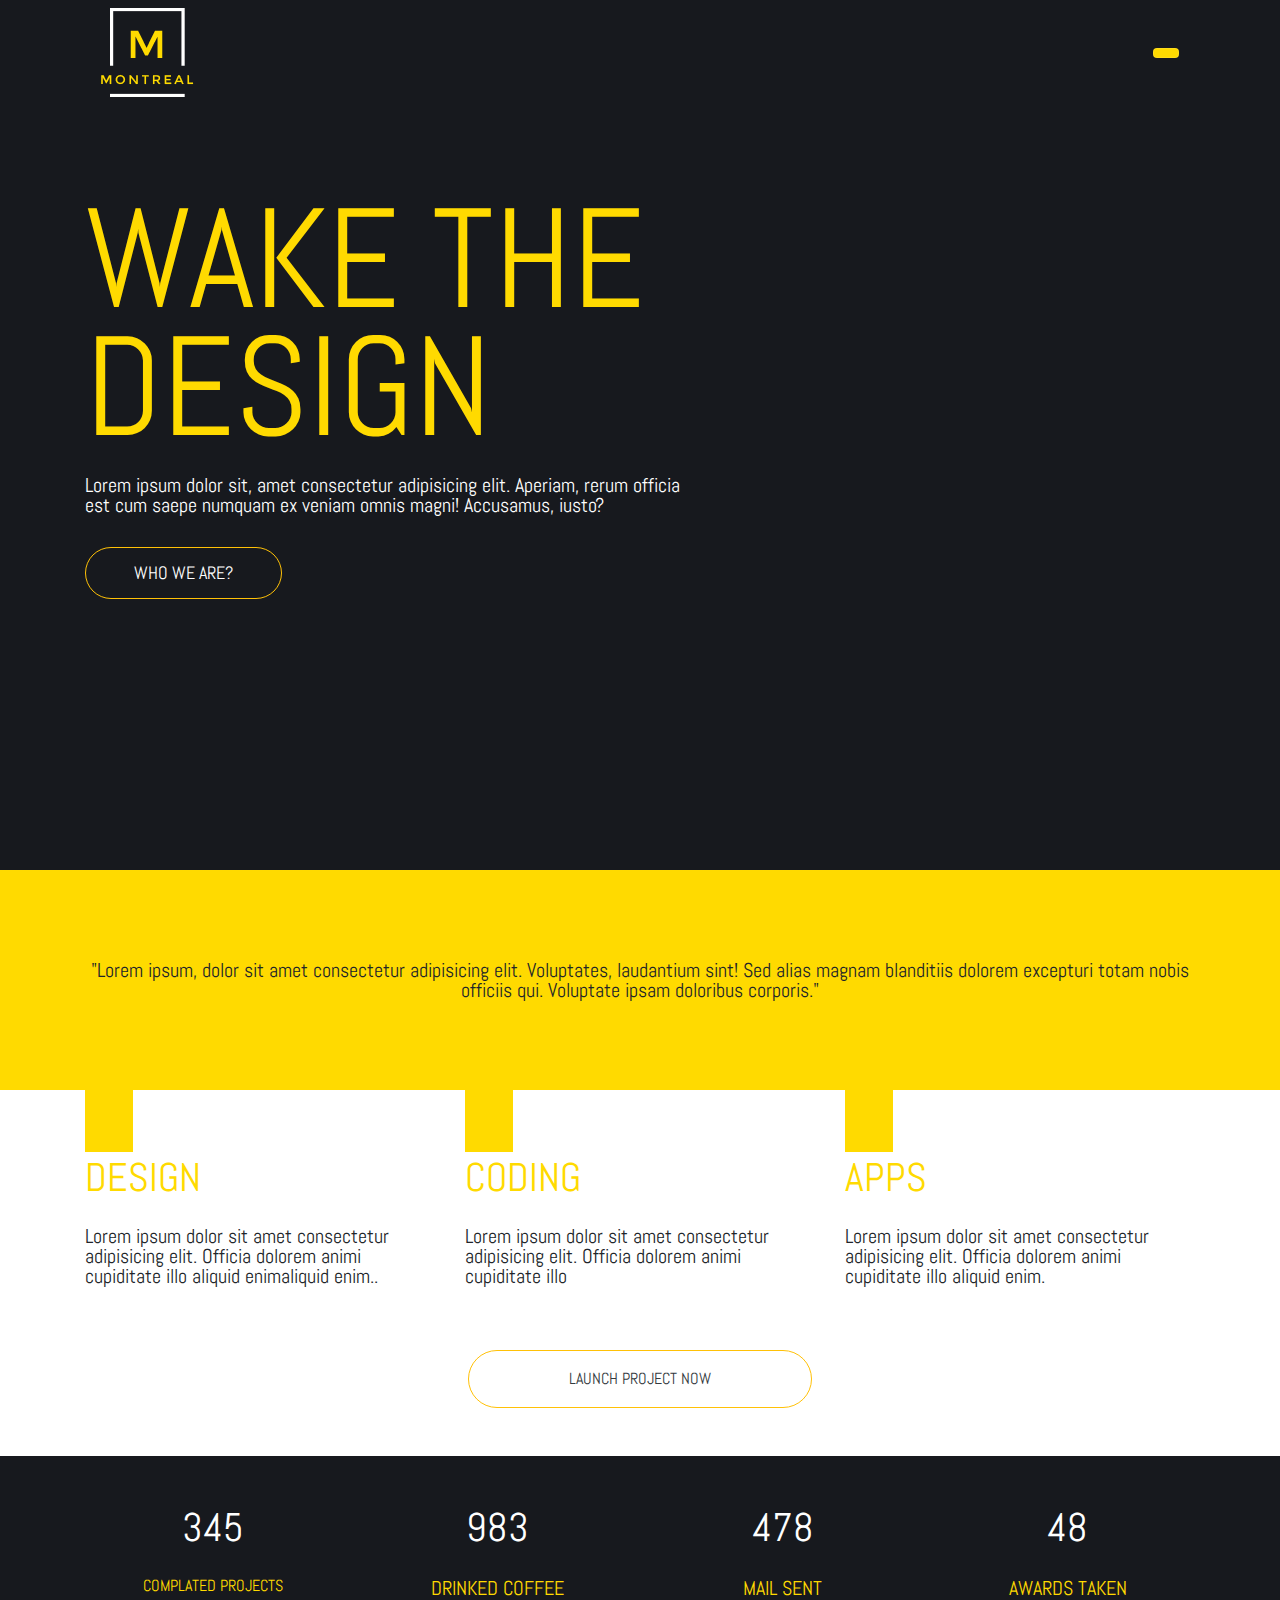
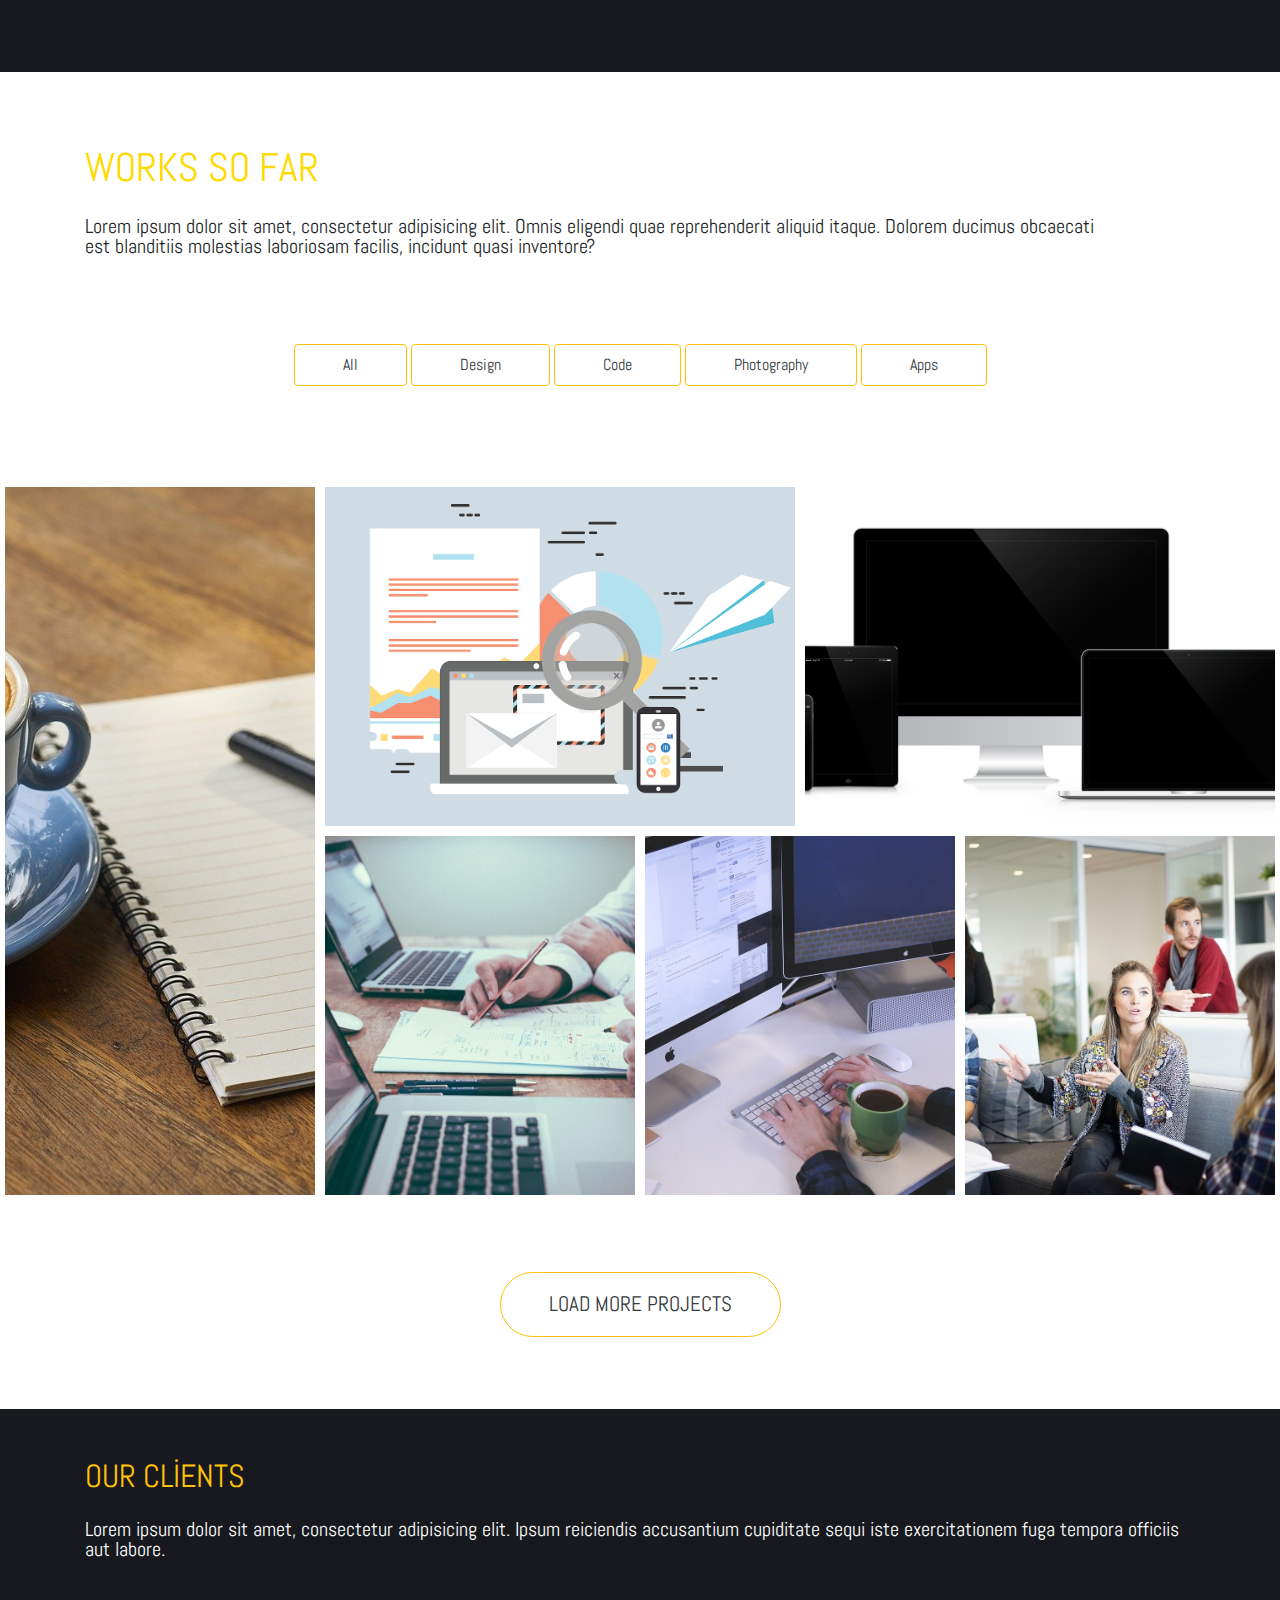
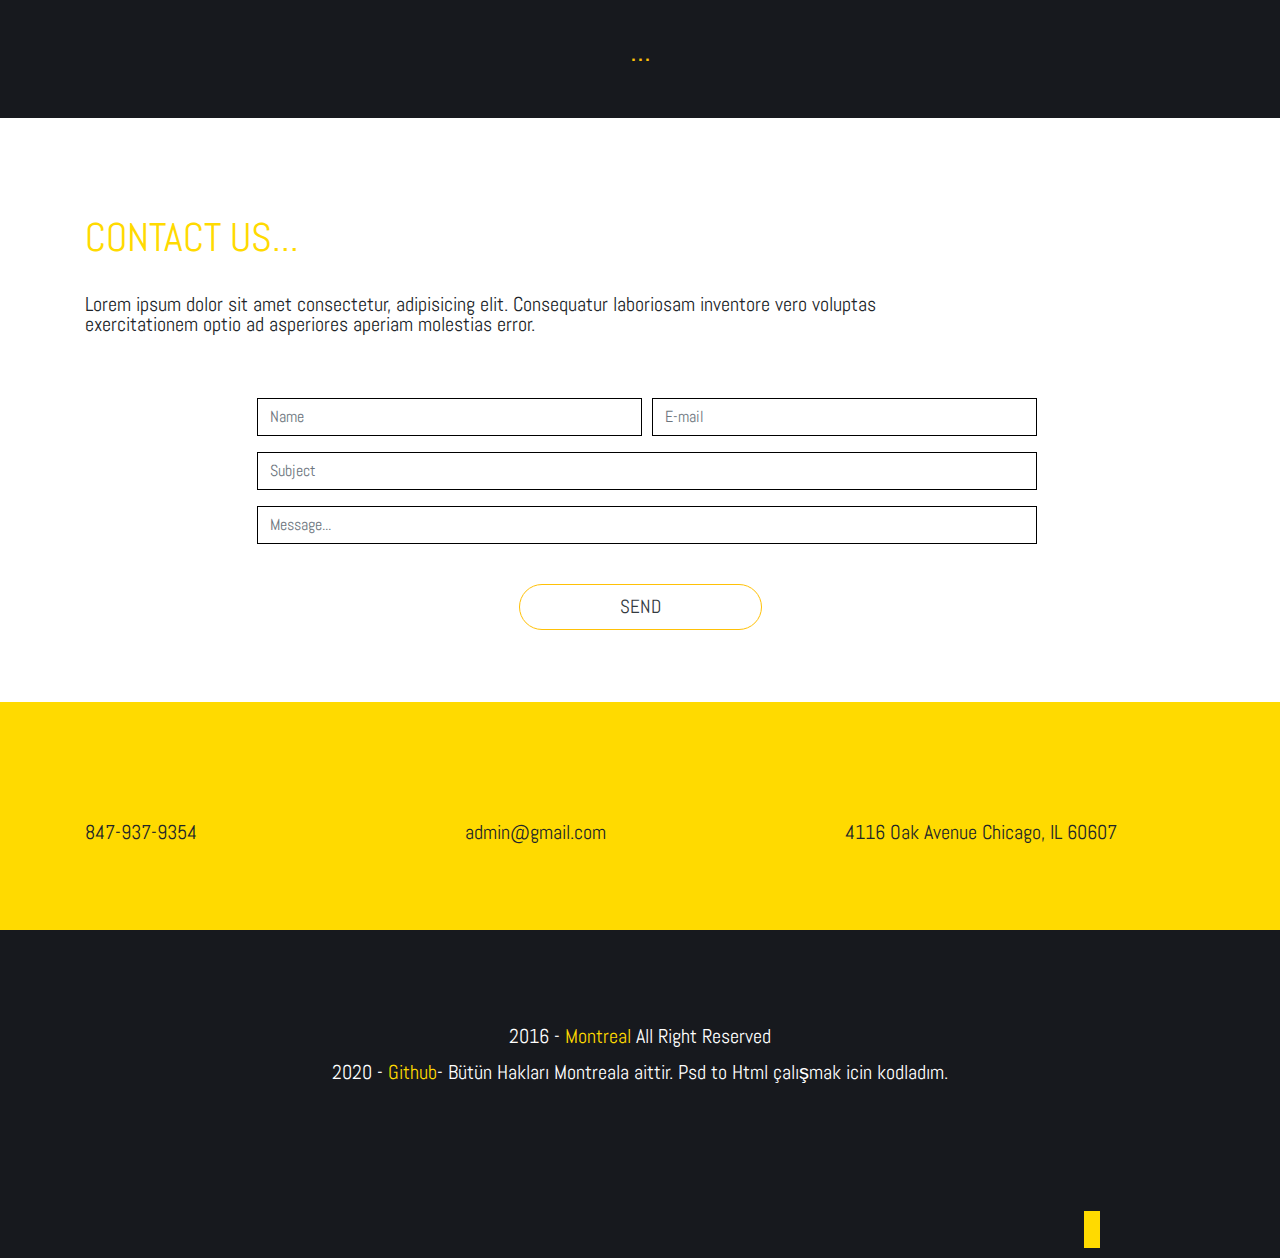
<file: Code/1/Code/index.html>
<!doctype html>
<html lang="en">
  <head>
    <meta charset="utf-8">
    <meta name="viewport" content="width=device-width, initial-scale=1, shrink-to-fit=no">
    <link rel="stylesheet" href="css/style.css">
    <link rel="stylesheet" href="css/bootstrap.min.css">
    <link rel="stylesheet" href="https://use.fontawesome.com/releases/v5.13.0/css/all.css" integrity="sha384-Bfad6CLCknfcloXFOyFnlgtENryhrpZCe29RTifKEixXQZ38WheV+i/6YWSzkz3V" crossorigin="anonymous">
    <title>Montreal</title>
  </head>
  <body>
    <!--Navbar-->
    <div class="bg-black">
        <div class="container">
            <div class="collapse" id="navbarToggleExternalContent">
                <div class="p-4">
                  <h5 class="text-white h4">Lorem ipsum dolor sit amet.</h5>
                  <span class="text-muted">Lorem ipsum, dolor sit amet consectetur adipisicing elit. Delectus omnis dolorum aspernatur illum at. Corporis!</span>
                </div>
            </div>
            <nav class="navbar navbar-dark">
                <a href=""><img src="image/logo.png" alt=""></a>
                <button class="navbar-toggler ml-auto bg-yellow" type="button" data-toggle="collapse" data-target="#navbarToggleExternalContent" aria-controls="navbarToggleExternalContent" aria-expanded="false" aria-label="Toggle navigation">
                  <i class="fas fa-bars my-1 text-dark"></i>
                </button>
            </nav>
        </div>
    </div>
    <!--Navbar End-->

    <!--Giriş Bölgesi-->
    <div class="container-fluid bg-black" id="First-area">
        <div class="container bg-black">
            <h1 class="text-yellow">WAKE THE<br> DESIGN</h1>
            <p class="text-white py-3">Lorem ipsum dolor sit, amet consectetur adipisicing elit. Aperiam, rerum officia<br> est cum saepe numquam ex veniam omnis magni! Accusamus, iusto?</p>
            <a href="" type="button" class="btn btn-outline-warning text-white px-5 py-3" style="border-radius: 50px;">WHO WE ARE?</a>
        </div>
    </div>
    <!--Giriş Bölgesi Son-->

    <!--Kısa Text-->
    <div class="container-fluid bg-yellow">
        <div class="container text-center">
            <p class="py-7">"Lorem ipsum, dolor sit amet consectetur adipisicing elit. Voluptates, laudantium sint! Sed alias magnam blanditiis dolorem excepturi totam nobis officiis qui. Voluptate ipsam doloribus corporis."</p>
        </div>
    </div>
    <!--Kısa Text son-->

    <!--Services Area-->
    <div class="container-fluid">
      <div class="container">
        <div class="row">
          <div class="col-md-12 Services">
            <div class="row">
              <div class="col-md-4">
                <i class="fas fa-pencil-alt fa-2x mt-5 p-4" style="background-color: #ffda00;"></i>
                <h1 class="mt-4 text-yellow">DESIGN</h1>
                <p class="mt-4">Lorem ipsum dolor sit amet consectetur adipisicing elit. Officia dolorem animi cupiditate illo aliquid enimaliquid enim..</p>
              </div>
              <div class="col-md-4">
                <i class="fab fa-css3 fa-2x mt-5 p-4" style="background-color: #ffda00;"></i>
                <h1 class="mt-4 text-yellow">CODING</h1>
                <p class="mt-4">Lorem ipsum dolor sit amet consectetur adipisicing elit. Officia dolorem animi cupiditate illo </p>
              </div>
              <div class="col-md-4">
                <i class="fas fa-atom fa-2x mt-5 p-4" style="background-color: #ffda00;"></i>
                <h1 class="mt-4 text-yellow">APPS</h1>
                <p class="mt-4">Lorem ipsum dolor sit amet consectetur adipisicing elit. Officia dolorem animi cupiditate illo aliquid enim.</p>
              </div>
            </div>
          </div>
          <div class="col-md-12 text-center">
            <a href="" type="button" class="btn btn-outline-warning text-dark my-5 px-6 py-3"  style="border-radius: 50px;">LAUNCH PROJECT NOW</a>
          </div>
        </div>
      </div>
    </div>
    <!--Services Area End-->

    <!--Stats Area-->
    <div class="container-fluid bg-black">
      <div class="container py-4">
        <div class="row text-center">
          <div class="col-md-3">
            <i class="fas fa-briefcase fa-3x mt-5 text-yellow"></i>
            <h1 class="mt-4 text-white">345</h1>
            <h6 class="mt-4 mb-5 text-yellow">COMPLATED PROJECTS</h5>
          </div>
          <div class="col-md-3">
            <i class="fas fa-mug-hot fa-3x mt-5 text-yellow"></i>
            <h1 class="mt-4 text-white">983</h1>
            <h5 class="mt-4 mb-5 text-yellow">DRINKED COFFEE</h5>
          </div>
          <div class="col-md-3">
            <i class="far fa-edit fa-3x mt-5 text-yellow"></i>
            <h1 class="mt-4 text-white">478</h1>
            <h5 class="mt-4 mb-5 text-yellow">MAIL SENT</h5>
          </div>
          <div class="col-md-3">
            <i class="far fa-heart fa-3x mt-5 text-yellow"></i>
            <h1 class="mt-4 text-white">48</h1>
            <h5 class="mt-4 mb-5 text-yellow">AWARDS TAKEN</h5>
          </div>
        </div>
      </div>
    </div>
    <!--Stats Area End-->

    <!--Portfolio Area Navigation-->
    <div class="container-fluid">
      <div class="container my-4">
        <div class="row">
          <div class="col-md-12">
            <h1 class="mt-5 text-yellow">WORKS SO FAR</h1>
            <p class="mt-4">Lorem ipsum dolor sit amet, consectetur adipisicing elit. Omnis eligendi quae reprehenderit aliquid itaque. Dolorem ducimus obcaecati<br> est blanditiis molestias laboriosam facilis, incidunt quasi inventore?</p>
          </div>
          <div class="col-md-12 text-center my-4">
            <a href="" type="button" id="Buttons" class="btn btn-outline-warning text-dark my-5 px-5 py-2">All</a>
            <a href="" type="button" id="Buttons" class="btn btn-outline-warning text-dark my-5 px-5 py-2">Design</a>
            <a href="" type="button" id="Buttons" class="btn btn-outline-warning text-dark my-5 px-5 py-2">Code</a>
            <a href="" type="button" id="Buttons" class="btn btn-outline-warning text-dark my-5 px-5 py-2">Photography</a>
            <a href="" type="button" id="Buttons" class="btn btn-outline-warning text-dark my-5 px-5 py-2">Apps</a>
          </div>
        </div>
      </div>
    </div>
    <!--Portfolio Area Navigation End-->

    <!--Portfolio Area Works-->
    <div class="container-fluid">
      <div class="row">
        <div id="cardArea1" class="col-md-3 px-5 cart">
          <span class="yazilar">
            <h4 class="mt-5">Super Awesome Work</h4>
            <p class="mt-5">Lorem ipsum dolor sit amet consectetur adipisicing elit. Reprehenderit accusantium amet error earum fugiat vel.</p>
            <a href="" type="button" class="btn btn-outline-warning text-white my-5 px-5 py-2">All</a>
          </span>
        </div>
        <div class="col-md-9">
            <div class="row">
              <div class="col-md-12">
                <div class="row">
                  <div id="cardArea2" class="col-md-6 px-5 cart">
                    <span>
                      <h4 class="mt-5">Super Awesome Work</h4>
                      <p class="mt-5">Lorem ipsum dolor sit amet consectetur adipisicing elit. Reprehenderit accusantium amet error earum fugiat vel.</p>
                      <a href="" type="button" class="btn btn-outline-warning text-white my-5 px-5 py-2">All</a>
                    </span>
                  </div>
                  <div id="cardArea3" class="col-md-6 cart px-5">
                    <span>
                      <h4 class="mt-5">Super Awesome Work</h4>
                      <p class="mt-5">Lorem ipsum dolor sit amet consectetur adipisicing elit. Reprehenderit accusantium amet error earum fugiat vel.</p>
                      <a href="" type="button" class="btn btn-outline-warning text-white my-5 px-5 py-2">All</a>
                    </span>
                  </div>
                </div>
              </div>
              <div class="col-md-12">
                <div class="row">
                  <div id="cardArea4" class="col-md-4 cart px-5">
                    <span>
                      <h4 class="mt-5">Super Awesome Work</h4>
                      <p class="mt-5">Lorem ipsum dolor sit amet consectetur adipisicing elit. Reprehenderit accusantium amet error earum fugiat vel.</p>
                      <a href="" type="button" class="btn btn-outline-warning text-white my-5 px-5 py-2">All</a>
                    </span>
                  </div>
                  <div id="cardArea5" class="col-md-4 cart px-5">
                    <span>
                      <h4 class="mt-5">Super Awesome Work</h4>
                      <p class="mt-5">Lorem ipsum dolor sit amet consectetur adipisicing elit. Reprehenderit accusantium amet error earum fugiat vel.</p>
                      <a href="" type="button" class="btn btn-outline-warning text-white my-5 px-5 py-2">All</a>
                    </span>
                  </div>
                  <div id="cardArea6" class="col-md-4 cart px-5">
                    <span>
                      <h4 class="mt-5">Super Awesome Work</h4>
                      <p class="mt-5">Lorem ipsum dolor sit amet consectetur adipisicing elit. Reprehenderit accusantium amet error earum fugiat vel.</p>
                      <a href="" type="button" class="btn btn-outline-warning text-white my-5 px-5 py-2">All</a>
                    </span>
                  </div>
                </div>
              </div>
            </div>
        </div>
      </div>
    </div>
    <!--Portfolio Area Works End-->

    <!--Portfolio Works Button Area -->
    <div class="container-fluid">
      <div class="container text-center my-4">
        <a href="" type="button" class="btn btn-outline-warning text-dark my-5 px-5 py-3" style="border-radius: 50px; font-size: 1.3em;">LOAD MORE PROJECTS</a>
      </div>
    </div>
    <!--Portfolio Works Button Area End-->

    <!--Clients Area-->
    <div class="container-fluid bg-black">
      <div class="container">
        <div class="row">
          <div class="col-md-12">
            <h2 class="mt-5 text-warning">OUR CLİENTS</h2>
            <p class="my-4 text-white">Lorem ipsum dolor sit amet, consectetur adipisicing elit. Ipsum reiciendis accusantium cupiditate sequi iste exercitationem fuga tempora officiis aut labore.</p>
          </div>
          <div class="col-md-12">
            <h2 class="my-4 py-4 text-warning text-center">...</h2>
          </div>
        </div>
      </div>
    </div>
    <!--Clients Area End-->

    <!--Contact form area-->
    <div class="container-fluid">
      <div class="container">
          <div class="row">
            <div class="col-md-12 py-5 mt-5">
              <h1 class="pb-4 text-yellow">CONTACT US...</h1>
              <p>Lorem ipsum dolor sit amet consectetur, adipisicing elit. Consequatur laboriosam inventore vero voluptas<br> exercitationem optio ad asperiores aperiam molestias error.</p>
            </div>
            <div class="col-md-12">
               <form action="">
                 <div class="form-row" style="margin-left: 15%;">
                   <div class="form-group col-md-5">
                     <input type="text" class="form-control" id="" placeholder="Name">
                   </div>
                   <div class="form-group col-md-5">
                    <input type="text" class="form-control" id="" placeholder="E-mail">
                  </div>
                  <div class="form-group col-md-10">
                    <input type="text" class="form-control" id="" placeholder="Subject">
                  </div>
                  <div class="form-group col-md-10">
                    <input type="text" class="form-control" id="" placeholder="Message...">
                  </div>
                 </div>
               </form>
            </div>
            <div class="col-md-12 text-center py-4 mb-5">
              <a href="" type="button" class="btn btn-outline-warning text-dark px-6 py-2" style="border-radius: 50px; font-size: 1.2em;">SEND</a>
            </div>
          </div>
      </div>
    </div>
    <!--Contact form area End-->

    <!--Contact Address area-->
    <div class="container-fluid bg-yellow">
      <div class="container pt-5 pb-4">
        <div class="row">
          <div class="col-md-4 py-5">
            <i class="fas fa-phone-square fa-4x" style="float: left; margin-left: 50px;"></i>
            <p class="pt-4">847-937-9354</p>
          </div>
          <div class="col-md-4 py-5">
            <i class="fas fa-mail-bulk fa-4x" style="float: left; margin-left: 50px;"></i>
            <p class="pt-4">admin@gmail.com</p>
          </div>
          <div class="col-md-4 py-5">
            <i class="fas fa-map-marked-alt fa-4x" style="float: left; margin-left: 50px;"></i>
            <p class="pt-4">4116 Oak Avenue Chicago, IL 60607</p> 
          </div>
        </div>
      </div>
    </div>
    <!--Contact Address area End-->

    <!--Footer-->
    <div class="container-fluid bg-black">
      <div class="container">
        <div class="row">
          <div class="col-md-12 text-center text-white mt-5 pt-5">
            <p>2016 - <a href="" style="color: #ffda00;">Montreal</a> All Right Reserved</p>
            <p>2020 - <a href="" style="color: #ffda00;">Github</a>- Bütün Hakları Montreala aittir. Psd to Html çalışmak icin kodladım.</p>
          </div>
          <div class="col-md-12 text-white text-center my-5">
            <i class="fab fa-facebook-f fa-2x mx-2"></i>
            <i class="fab fa-twitter fa-2x mx-2"></i>
            <i class="fab fa-google-plus-g fa-2x mx-2"></i>
            <i class="fab fa-youtube fa-2x mx-2"></i>
          </div>
          <div class="col-md-12 mb-3">
            <a href=""><i class="fas fa-chevron-up fa-2x bg-yellow px-2 py-2" style="margin-left: 90%; cursor: pointer;"></i></a>
          </div>
        </div>
      </div>
    </div>
    <!--Footer End-->

    <script src="js/jquery-3.4.1.slim.min.js"></script>
    <script src="js/popper.min.js"></script>
    <script src="js/bootstrap.min.js"></script>

  </body>
</html>
</file>
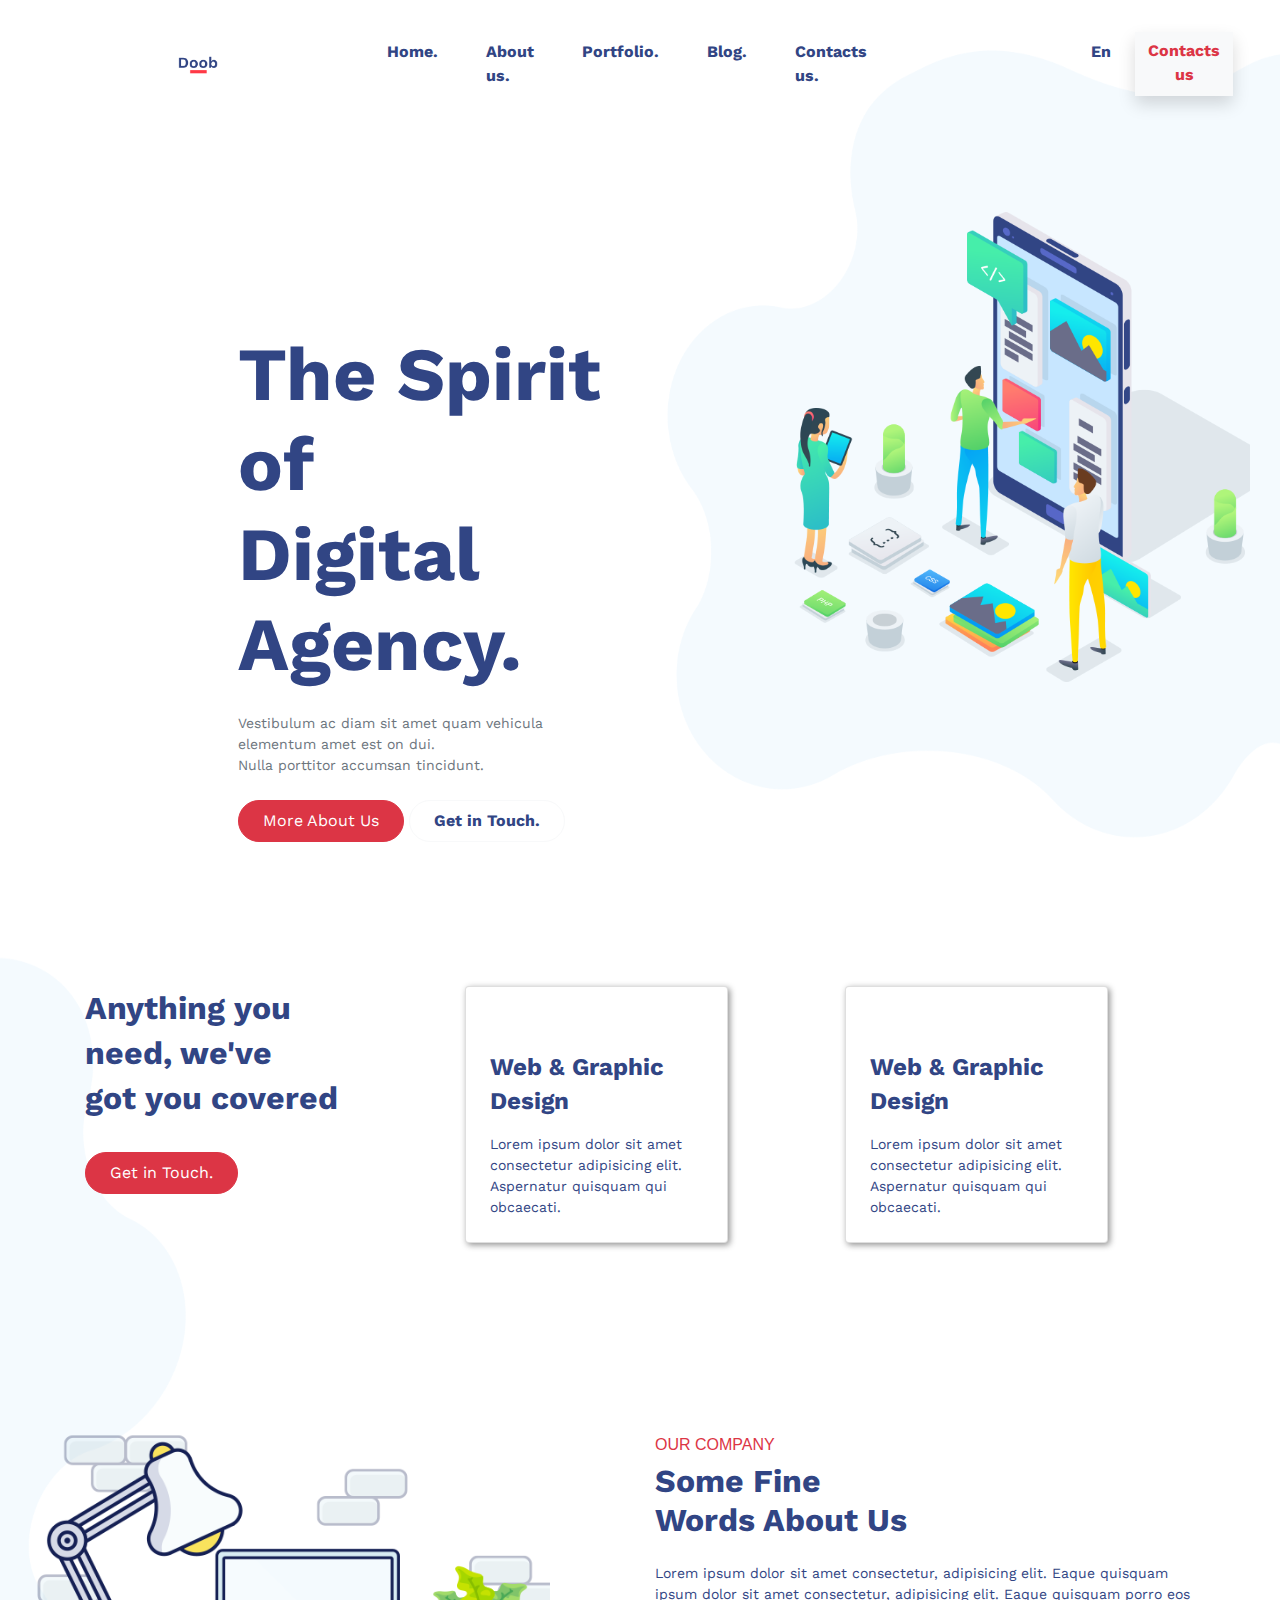
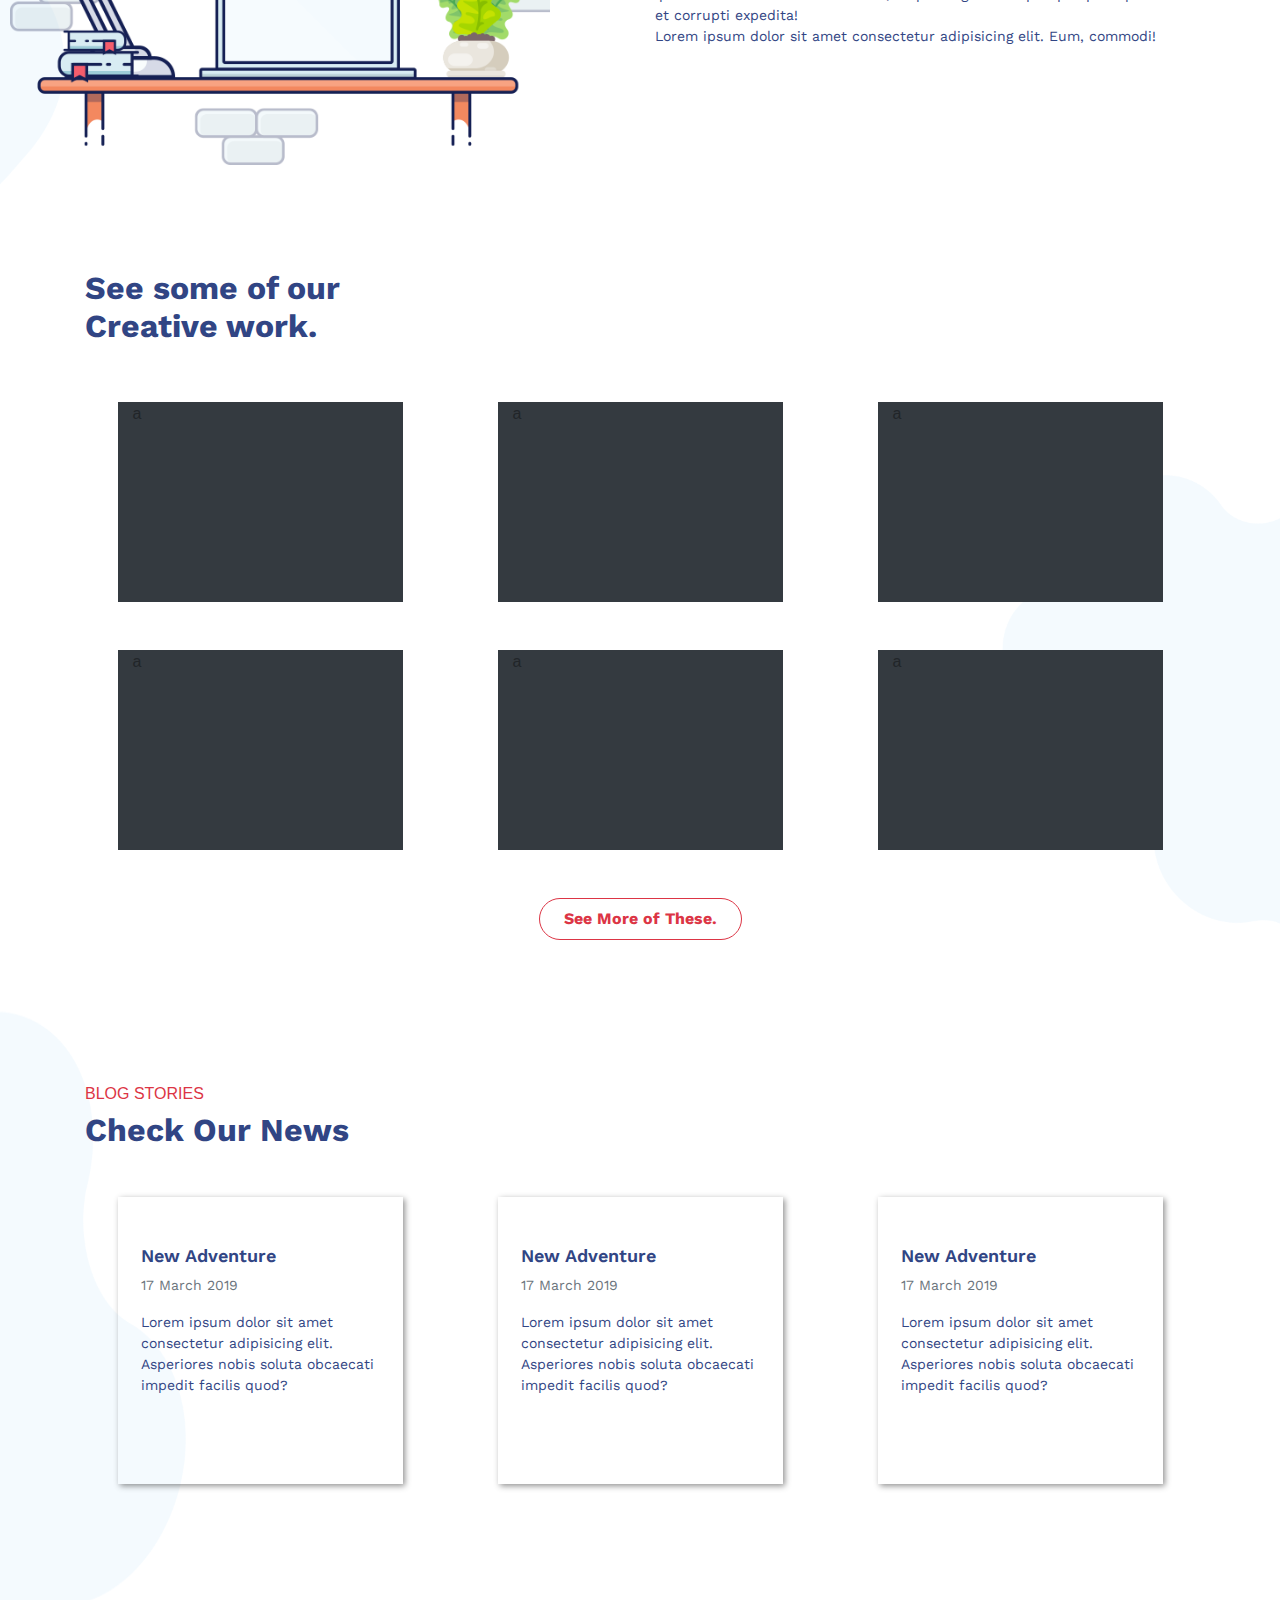
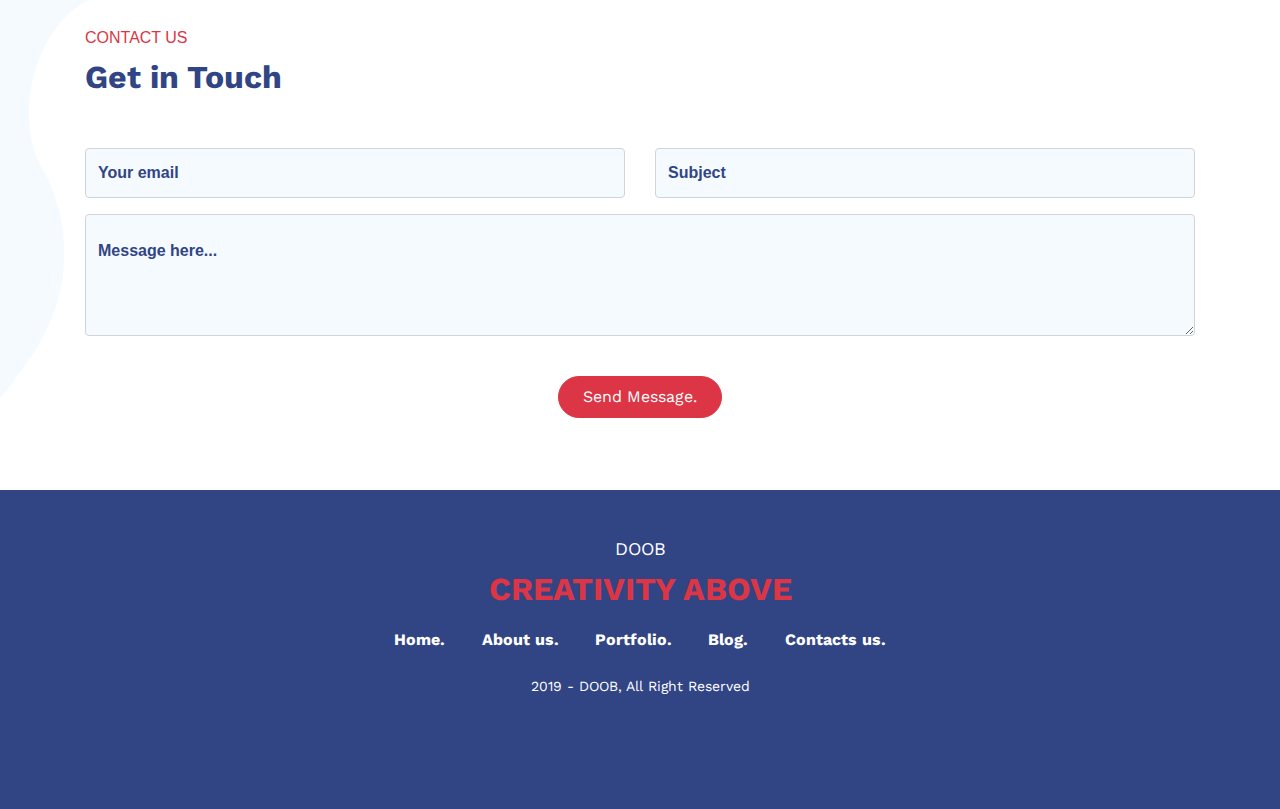
<file: Code/2/Code/index.html>
<!DOCTYPE html>
<html lang="en">
<head>
    <meta charset="UTF-8">
    <meta name="viewport" content="width=device-width, initial-scale=1, shrink-to-fit=no">
    <link rel="stylesheet" href="css/bootstrap.min.css">
    <link rel="stylesheet" href="css/style.css">
    <link rel="stylesheet" href="https://use.fontawesome.com/releases/v5.13.0/css/all.css" integrity="sha384-Bfad6CLCknfcloXFOyFnlgtENryhrpZCe29RTifKEixXQZ38WheV+i/6YWSzkz3V" crossorigin="anonymous">
    <title>Dobo</title>
</head>
<body>
    
    <!--Hero area-->
    <div id="firstArea" class="container-fluid ">
        <!--navbar-->
        <nav class="navbar navbar-expand-lg  mt-4">
            <a href="" class="ml-5 pl-5 logoImage">
                <img src="Image/logo.png" class="w-50 pl-5" alt="">
            </a>
            <button class="navbar-toggler" type="button" data-toggle="collapse" data-target="#navbarNavAltMarkup" aria-controls="navbarNavAltMarkup" aria-expanded="false" aria-label="Toggle navigation">
              
              <i class="fas fa-bars fa-2x" style="color: #314584;"></i>
            </button>
            <div class="collapse navbar-collapse " id="navbarNavAltMarkup">
              <div class="navbar-nav ml-5" id="second-nav">
                <a class="nav-item nav-link mx-3" href="#">Home.</a>
                <a class="nav-item nav-link mx-3" href="#">About us.</a>
                <a class="nav-item nav-link mx-3" href="#">Portfolio.</a>
                <a class="nav-item nav-link mx-3" href="#">Blog.</a>
                <a class="nav-item nav-link mx-3" href="#">Contacts us.</a>
                <a class="nav-item nav-link ml-6" href="#">En</a>
                <a href="" type="button" class="btn btn-light shadow text-danger mx-3" style="border-radius: 0px;">Contacts us</a>
              </div>
            </div>
        </nav>
        <!--navbar-->
        <!--Firt Area-->
        <div class="container-fluid">
            <div id="header" class="row mb-5 pb-5">
                <div class="col-xl-2">

                </div>
                <div class="col-lg-4">
                    <h1 class="">The Spirit of <br> Digital Agency.</h1>
                    <p class="my-4 text-muted">Vestibulum ac diam sit amet quam vehicula elementum amet est on dui. <br> Nulla porttitor accumsan tincidunt.</p>
                    <a href="" type="button" class="btn btn-danger text-white px-4 py-2" style="border-radius: 50px; font-weight: 400 !important;">More About Us</a>
                    <a href="" type="button" class="btn btn-outline-light px-4 py-2" style="border-radius: 50px;">Get in Touch.</a>
                </div>
                <div class="col-lg-6 mt-5 pt-5 pb-5 pl-6 illus1">
                    <img src="Image/illus.png" class="img-fluid" alt="">
                </div>
            </div>
        </div>
        <!--Firt Area-->
    </div>
    <!--Hero area End-->

    <!--Services area-->
    <div id="secondArea" class="continer-fluid">
        <div id="Card" class="container">
            <div class="row mb-5">
                <div class="col-lg-4">
                    <h2 class="mt-5 secondheader">Anything you <br>need, we've <br>got you covered</h2>
                    <a href="" type="button" class="btn btn-danger text-white px-4 py-2 my-4" style="border-radius: 50px; font-weight: 400 !important;">Get in Touch.</a>
                </div>
                <div class="col-md-4">
                    <div class="card cardSecond w-75 mt-5">
                        <i class="fas fa-briefcase fa-4x mt-3 ml-4" style="color: #101c44;"></i>
                        <h4 class="ml-4 mt-5">Web & Graphic <br> Design</h4>
                        <p class="ml-4 mt-2 mb-4">Lorem ipsum dolor sit amet consectetur adipisicing elit. Aspernatur quisquam qui obcaecati.</p>
                    </div>
                </div>
                <div class="col-md-4">
                    <div class="card cardSecond w-75 mt-5">
                        <i class="far fa-file-code fa-4x mt-3 ml-4" style="color: #101c44;"></i>
                        <h4 class="ml-4 mt-5">Web & Graphic <br> Design</h4>
                        <p class="ml-4 mt-2 mb-4">Lorem ipsum dolor sit amet consectetur adipisicing elit. Aspernatur quisquam qui obcaecati.</p>
                    </div>
                </div>
            </div>
        </div>

        <div class="container py-5">
            <div class="row py-5">
                <div class="col-md-6 desk">
                    <img src="Image/desk.png" class="img-fluid" alt="">
                </div>
                <div class="col-md-6">
                    <div class="mySlides fadee">
                        <h6 class="text-danger mt-5">OUR COMPANY</h6>
                        <h2 class="mt-2 text-bold" style="line-height: 1.2;">Some Fine <br>Words About Us</h2>
                        <p class="my-4">Lorem ipsum dolor sit amet consectetur, adipisicing elit. Eaque quisquam ipsum dolor sit amet consectetur, adipisicing elit. Eaque quisquam porro eos et corrupti expedita!<br>Lorem ipsum dolor sit amet consectetur adipisicing elit. Eum, commodi!</p>
                        <i class="fas fa-arrow-left text-muted prev" onclick="plusSlides(-1)"></i>
                        <i class="fas fa-arrow-right mx-2 next" onclick="plusSlides(1)" style="color: #314584;"></i>
                    </div>
                    <div class="mySlides fadee">
                        <h6 class="text-danger mt-5">OUR COMPANY</h6>
                        <h2 class="mt-2 text-bold" style="line-height: 1.2;">Some Fine <br>Words About Us</h2>
                        <p class="my-4">Lorem ipsum dolor sit amet consectetur, adipisicing elit. Eaque quisquam ipsum dolor sit amet consectetur, adipisicing elit. Eaque quisquam porro eos et corrupti expedita!<br>Lorem ipsum dolor sit amet consectetur adipisicing elit. Eum, commodi!</p>
                        <i class="fas fa-arrow-left text-muted prev" onclick="plusSlides(-1)"></i>
                        <i class="fas fa-arrow-right mx-2 next" onclick="plusSlides(1)" style="color: #314584;"></i>
                    </div>
                </div>
            </div>
        </div>
    </div>
    <!--Services area End-->

    <!--Portfolio area-->
    <div id="thirdArea" class="container-fluid">
        <div class="container">
            <div class="row">
                <div class="col-md-12">
                    <div class="row">
                        <div class="col-md-11">
                            <h2 class="mt-2 text-bold" style="line-height: 1.2;">See some of our <br>Creative work.</h2>
                        </div>
                        <div class="col-md-1 mt-auto">
                            <i class="fas fa-arrow-left text-muted prev" onclick="kutuSlides(-1)"></i>
                            <i class="fas fa-arrow-right mx-2 next" onclick="kutuSlides(1)" style="color: #314584;"></i>
                        </div>
                    </div>
                </div>
                <div class="col-md-12">
                    <div class="mysSlides fadee">
                        <div class="row">
                            <div class="col-md-12">
                                <div class="row pt-5">
                                    <div class="col-3 mx-auto bg-dark " style="height: 200px;">a</div>
                                    <div class="col-3 mx-auto bg-dark " style="height: 200px;">a</div>
                                    <div class="col-3 mx-auto bg-dark " style="height: 200px;">a</div>
                                </div>
                            </div>
                            <div class="col-md-12">
                                <div class="row py-5">
                                    <div class="col-3 mx-auto bg-dark " style="height: 200px;">a</div>
                                    <div class="col-3 mx-auto bg-dark " style="height: 200px;">a</div>
                                    <div class="col-3 mx-auto bg-dark " style="height: 200px;">a</div>
                                </div>
                            </div>
                        </div>
                    </div>
                    <div class="mysSlides fadee">
                        <div class="row">
                            <div class="col-md-12">
                                <div class="row pt-5">
                                    <div class="col-3 mx-auto bg-dark " style="height: 200px;">b</div>
                                    <div class="col-3 mx-auto bg-dark " style="height: 200px;">a</div>
                                    <div class="col-3 mx-auto bg-dark " style="height: 200px;">a</div>
                                </div>
                            </div>
                            <div class="col-md-12">
                                <div class="row py-5">
                                    <div class="col-3 mx-auto bg-dark " style="height: 200px;">a</div>
                                    <div class="col-3 mx-auto bg-dark " style="height: 200px;">a</div>
                                    <div class="col-3 mx-auto bg-dark " style="height: 200px;">a</div>
                                </div>
                            </div>
                        </div>
                    </div>
                </div>
                <div class="col-md-12 text-center">
                    <a href="" type="button" id="button" class="btn btn-outline-danger text-danger px-4 py-2 mb-5" style="border-radius: 50px;">See More of These.</a>
                </div>
            </div>
        </div>
    </div>
    <!--Portfolio area End-->

    <!--Blog - Contact Area-->
    <div id="fourthArea" class="container-fluid">
        <!--Blog-->
        <div class="container">
            <div class="row">
                <!--Blog-Title-->
                <div class="col-md-12">
                    <div class="row pt-5 BlogRow">
                        <div class="col-md-11">
                            <h6 class="text-danger mt-5">BLOG STORIES</h6>
                            <h2 class="mt-2 text-bold" style="line-height: 1.2;">Check Our News</h2>
                        </div>
                        <div class="col-md-1 mt-auto">
                            <i class="fas fa-arrow-left text-muted prev" onclick="kutuSlides1(-1)"></i>
                            <i class="fas fa-arrow-right mx-2 next" onclick="kutuSlides1(1)" style="color: #314584;"></i>
                        </div>
                    </div>
                </div>
                <!--Blog-Title-->
                <!--Blog-Card-->
                <div class="col-md-12">
                    <div class="asd">
                        <div class="row pt-4 pb-5">
                            <div id="blogCard" class="col-md-3 mx-auto mt-3 pt-4 pb-5">
                                <h5 class="mt-4 mx-2">New Adventure</h5>
                                <p class="text-muted mx-2">17 March 2019</p>
                                <p class="mx-2">Lorem ipsum dolor sit amet consectetur adipisicing elit. Asperiores nobis soluta obcaecati impedit facilis quod?</p>
                                <a href=""><i class="fas fa-arrow-right mt-2 next" style="color: #314584; margin-left: 90%;"></i></a>
                            </div>
                            <div id="blogCard" class="col-md-3 mx-auto mt-3 pt-4 pb-5">
                                <h5 class="mt-4 mx-2">New Adventure</h5>
                                <p class="text-muted mx-2">17 March 2019</p>
                                <p class="mx-2">Lorem ipsum dolor sit amet consectetur adipisicing elit. Asperiores nobis soluta obcaecati impedit facilis quod?</p>
                                <a href=""><i class="fas fa-arrow-right mt-2 next" style="color: #314584; margin-left: 90%;"></i></a>
                            </div>
                            <div id="blogCard" class="col-md-3 mx-auto mt-3 pt-4 pb-5">
                                <h5 class="mt-4 mx-2">New Adventure</h5>
                                <p class="text-muted mx-2">17 March 2019</p>
                                <p class="mx-2">Lorem ipsum dolor sit amet consectetur adipisicing elit. Asperiores nobis soluta obcaecati impedit facilis quod?</p>
                                <a href=""><i class="fas fa-arrow-right mt-2 next" style="color: #314584; margin-left: 90%;"></i></a>
                            </div>
                        </div>
                    </div>
                </div>
                <!--Blog-Card-->
            </div>
        </div>
        <!--Blog-->

        <!--Contacts-->
        <div class="container mt-5">
            <div class="row">
                <div class="col-md-12">
                    <h6 class="text-danger mt-5">CONTACT US</h6>
                    <h2 class="mt-2 text-bold">Get in Touch</h2>
                </div>
                <div class="col-md-12">
                    <form action="">
                        <div class="row mt-4 mb-5">
                            <div class="col-md-6  mt-3">
                                <input type="email" class="form-control" id="" placeholder="Your email">
                            </div>
                            <div class="col-md-6  mt-3">
                                <input type="subject" class="form-control" id="" placeholder="Subject">
                            </div>
                            <div class="col-md-12 mt-3">
                                <textarea class="form-control" id="" placeholder="Message here..." rows="3"></textarea>
                            </div>
                            <div class="col-md-12 mt-3 text-center">
                                <a href="" type="button" class="btn btn-danger text-white px-4 py-2 my-4" style="border-radius: 50px; font-weight: 400 !important;">Send Message.</a>
                            </div>
                        </div>
                    </form>
                </div>
            </div>
        </div>
        <!--Contacts-->
    </div>
    <!--Blog Area End-->
      
    <!--Footer-->
    <div class="container-fluid bg-theme">
        <div class="container text-center">
            <div class="row">
                <div class="col-md-12 mt-5">
                    <h5 class="text-white  font-weight-normal">DOOB</h5>
                </div>
                <div class="col-md-12">
                    <h2 class="text-danger">CREATIVITY ABOVE</h2>
                </div>
                <div class="col-md-12 mt-2">
                    <a class="mx-3 text-white font-weight-bold" href="#">Home.</a>
                    <a class="mx-3 text-white font-weight-bold" href="#">About us.</a>
                    <a class="mx-3 text-white font-weight-bold" href="#">Portfolio.</a>
                    <a class="mx-3 text-white font-weight-bold" href="#">Blog.</a>
                    <a class="mx-3 text-white font-weight-bold" href="#">Contacts us.</a>
                </div>
                <div class="col-md-12 mt-4">
                    <p class="text-white">2019 - DOOB, All Right Reserved</p>
                </div>    
                <div class="col-md-12 mt-4 mb-5">
                    <i class="fab fa-facebook-f fa-2x mx-3" style="color: white;"></i>
                    <i class="fab fa-twitter fa-2x mx-3" style="color: white;"></i>
                    <i class="fas fa-globe fa-2x mx-3" style="color: white;"></i>
                </div>             
            </div>
        </div>
    </div>
    <!--Footer End-->


    <script src="scripts/jquery-3.4.1.slim.min.js"></script>   
    <script src="scripts/popper.min.js"></script>
    <script src="scripts/bootstrap.min.js"></script>
    <script src="scripts/slide.js"></script>
    <script src="scripts/mobile.js"></script>
</body>
</html>
</file>
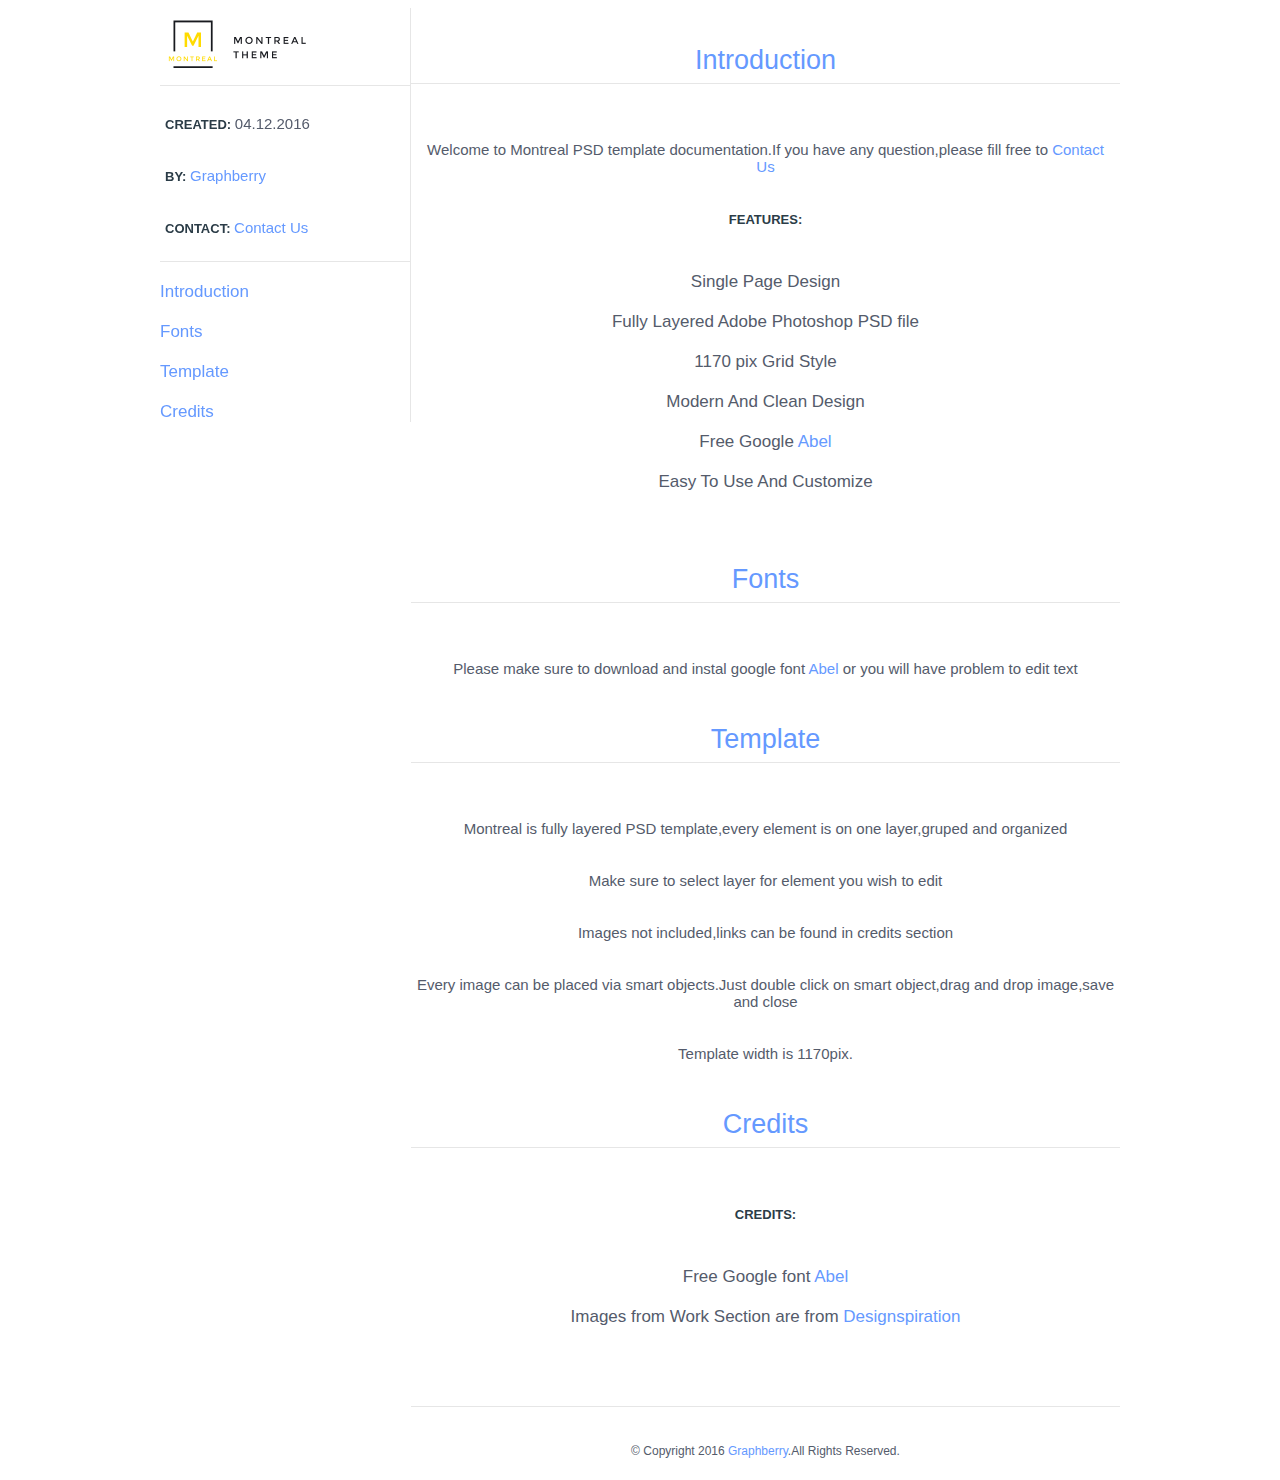
<file: Code/1/Psd/Help/Help.html>
<!DOCTYPE html>
<html>
<head>
	<meta charset="utf-8">
	<title>Montreal Help Page</title>
    <link rel="stylesheet" href="assets/style.css">
</head>
<body>
	<div class="container">
		<div class="side">
			<div class="info">
				<a href="http://www.graphberry.com"><img src="assets/logo.png"></a>
				<p><b>CREATED: </b> 04.12.2016</p>
				<p><b>BY: </b><a href="http://www.graphberry.com"> Graphberry</a></p>
				<p><b>CONTACT: </b><a href="http://www.graphberry.com/pages/contact"> Contact Us</a></p>
			</div>
			<div class="menu">
				<li>
					<a href="#1">Introduction</a>
				</li>
				<li>
					<a href="#2">Fonts</a>
				</li>
				<li>
					<a href="#3">Template</a>
				</li>
				<li>
					<a href="#4">Credits</a>	
				</li>
			</div>
		</div>
		<div class="content">
			<div id="1">
			    <p class="title">Introduction</p>
				<div class="intro-info">
					<p>Welcome to Montreal PSD template documentation.If you have any question,please fill free to <a href="http://www.graphberry.com/pages/contact">Contact Us</a></p>
				<p><b>FEATURES: </b> 
					<li>Single Page Design</li>
					<li>Fully Layered Adobe Photoshop PSD file</li>
					<li>1170 pix Grid Style</li>
					<li>Modern And Clean Design</li>
					<li>Free Google <a href="https://fonts.google.com/specimen/Abel">Abel</a></li>
					<li>Easy To Use And Customize</li>
				</p>
				</div>
		    </div>
			
			<div id="2">
			    <p class="title">Fonts</p>
				<div class="intro-info">
					<p>Please make sure to download and instal google font <a href="https://fonts.google.com/specimen/Abel">Abel</a> or you will have problem to edit text</p>
				</div>
		    </div>
			
			<div id="3">
			    <p class="title">Template</p>
				<div class="intro-info">
					<p>Montreal is fully layered PSD template,every element is on one layer,gruped and organized</p>
					<p>Make sure to select layer for element you wish to edit</p>
                    <p>Images not included,links can be found in credits section</p>
                    <p>Every image can be placed via smart objects.Just double click on smart object,drag and drop image,save and close</p>
                    <p>Template width is 1170pix.</p>
				</div>
		    </div>
			
			<div id="4">
			    <p class="title">Credits</p>
				<div class="intro-info">
					<p><b>CREDITS:</b>
						<li>Free Google font <a href="https://fonts.google.com/specimen/Abel">Abel</a></li>
                        <li>Images from Work Section are from <a href="http://designspiration.net/">Designspiration</a></li>
                    </p>
				</div>
		    </div>
			
			<div>
				<p class="title"></p>
				<div class="footer">
					<p>© Copyright 2016 <a href="http://www.graphberry.com">Graphberry</a>.All Rights Reserved.</p>
				</div>
			</div>
		</div>
	</div>






</body>
</html>
</file>
<file: Code/1/Code/css/style.css>
@import url('https://fonts.googleapis.com/css2?family=Abel&display=swap');
html, body{
    font-family: 'Abel', sans-serif !important;
    height: 100%;
    width: 100%;
}
.bg-black{
    background-color: #17191e !important;
}
.bg-yellow{
    background-color: #ffda00 !important;
}
.text-yellow{
    color:#ffda00 !important;
}
.py-7{
    padding-top: 10vh;
    padding-bottom: 10vh;
}
.px-6{
    padding-right: 100px !important;
    padding-left: 100px !important;
}
#First-area{
    width: 100%;
    height: 85vh;
}
#First-area h1{
    padding-top: 10vh;
    font-size: 11vw !important;
    line-height: 10vw;
}
@media only screen and (max-width:765px){
    #First-area h1{
        padding-top: 15vh;
        font-size: 18vw !important;
        line-height: 17vw;
    }
    .Services{
        text-align: center;
    }
    #Buttons{
        padding-left: 0.5rem !important;
        padding-right: 0.5rem !important;
        margin-top: 0rem !important;
        margin-bottom: 1rem !important;
    }
    .form-row{
        margin-left: 0% !important;
    }
}
p{
    font-size: 20px;
    font-weight: 500;
    line-height: 20px;
}
#First-area a{
    font-size: 18px;
    font-weight: 400;
    line-height: 18px;
}
#First-area a:hover{
    color: black !important;
}
.cart {
    background-size: cover;
    background-position: center center;
    border: 5px solid rgb(255, 255, 255);
    color: rgb(255, 255, 255);
    transition: background-color ease 1s;
}
.cart span{
    visibility: hidden;
}
.cart:hover span{
    visibility: visible;
}
.form-control{
    border: 1.4px solid #000000 !important;
    border-radius: 0rem !important;
}
#cardArea1{
    background-image: url("../image/coffee.jpg");
}
#cardArea2{
    background-image: url("../image/email.png");
}
#cardArea3{
    background-image: url("../image/imac.png");
}
#cardArea4{
    background-image: url("../image/office.jpg");
}
#cardArea5{
    background-image: url("../image/typing.jpg");
}
#cardArea6{
    background-image: url("../image/workplace.jpg");
}
#cardArea1:hover{
    background-blend-mode: color-burn;
    background-color: #0e0d0db0;
}
#cardArea2:hover{
    background-blend-mode: color-burn;
    background-color: #0e0d0db0;
}
#cardArea3:hover{
    background-blend-mode: color-burn;
    background-color: #0e0d0db0;
}
#cardArea4:hover{
    background-blend-mode: color-burn;
    background-color: #0e0d0db0;
}
#cardArea5:hover{
    background-blend-mode: color-burn;
    background-color: #0e0d0db0;
}
#cardArea6:hover{
    background-blend-mode: color-burn;
    background-color: #0e0d0db0;
}
</file>
<file: Code/2/Code/css/style.css>
@import url("https://fonts.googleapis.com/css2?family=Work+Sans&display=swap");

.ml-6 {
  margin-left: 12rem !important;
}
.ml-7 {
  margin-left: 24rem !important;
}
.pl-6{
  padding-left: 9rem;
}
html,
body {
  height: 100%;
  width: 100%;
  background-color: #ffffff;
}
#firstArea {
  background-image: url(../Image/arkaplan.png);
  background-size: 100% 100%;
  background-position: right top;
}
#secondArea {
  background-image: url(../Image/bg-2.png);
  background-size: 100% 100%;
  background-position: left top;
}
#thirdArea {
  background-image: url(../Image/bg-4.png);
  background-size: 100% 100%;
  background-position: right top;
}
#fourthArea {
  background-image: url(../Image/bg-2.png);
  background-size: 100% 100%;
  background-position: left top;
}
.desk img {
  margin-left: -75px;
}
.bg-theme{
  background-color: #314584;
}
#header h1 {
  font-family: "Work Sans", sans-serif !important;
  color: #314584 !important;
  font-weight: bold !important;
  margin-top: 25vh;
  font-size: 75px;
  line-height: 90px;
}
a {
  font-family: "Work Sans", sans-serif !important;
  color: #314584 !important;
  font-weight: bold !important;
  font-size: 16px !important;
}
h2 {
  font-family: "Work Sans", sans-serif !important;
  color: #314584 !important;
  font-weight: bold !important;
  line-height: 1.4;
}
h4 {
  font-family: "Work Sans", sans-serif !important;
  color: #314584;
  font-weight: bold !important;
  line-height: 1.4;
}
h5 {
  font-family: "Work Sans", sans-serif !important;
  color: #314584;
  font-weight: 600;
  font-size: 18px;
}
p {
  font-family: "Work Sans", sans-serif !important;
  color: #314584;
  font-size: 14px;
}
.navbar-nav a:hover{
  background-color: #dc3545;
  border-radius: 50px;
  color: white !important;
  font-weight: 500 !important;
}
.card {
  box-shadow: 2px 2px 6px rgba(0, 0, 0, 0.432);
}
.card:hover {
  box-shadow: 2px 2px 12px rgba(0, 0, 0, 0.397);
}
.prev:hover,
.next:hover {
  transform: scale(1.2);
  -webkit-transform: scale(1.2);
}
.fadee {
  -webkit-animation-name: fade;
  -webkit-animation-duration: 1.5s;
  animation-name: fade;
  animation-duration: 1.5s;
}

@-webkit-keyframes fade {
  from {
    opacity: 0.4;
  }
  to {
    opacity: 1;
  }
}

@keyframes fade {
  from {
    opacity: 0.4;
  }
  to {
    opacity: 1;
  }
}
#button:hover{
    color: white !important;
    font-weight: 400 !important;
}
#blogCard {
  box-shadow: 2px 2px 6px rgba(0, 0, 0, 0.432);
}
#blogCard:hover {
  box-shadow: 2px 2px 12px rgba(0, 0, 0, 0.397);
  background-color: #ff3946;
}
#blogCard:hover p{
  color: white !important;
}
#blogCard:hover h5{
  color: white;
}
#blogCard:hover i{
  color: white !important;
}
.form-control{
  background-color: #f4fafe;
  padding-top: 1.5em;
  padding-bottom: 1.5em;
}
::placeholder{
  color: #314584 !important;
  font-weight: 700;
}
@media (max-width: 1199.98px) { 
  #header {
    margin-left: 5vw;
  }
  #header h1 {
    margin-top: 5vh;
  }
  .illus1{
    margin-left: 5rem;
  }
  .illus1 img {
    width: 400px;
  }
  .desk img {
    margin-left: -30px;
  }
}
@media (max-width: 989px) { 
  .navbar-nav{
    margin-left: 0px !important;
  }
  #navbarNavAltMarkup{
    padding: inherit;
    background-color: #f4fafe;
  }
  #navbarNavAltMarkup a{
    margin-left: auto !important;
    margin-right: auto !important;
    padding-left: 50px;
    padding-right: 50px;
  }
  #navbarNavAltMarkup .btn{
    margin-left: 1em !important;
    margin-right: 1em !important;
  }
  .logoImage{
    margin-left: 0px !important;
    padding-left: 0px !important;
  }
  .logoImage img{
    padding-left: 0px !important;
  }
  #header{
    text-align: center;
  }
  .illus1 {
    display: none;
  }
  .secondheader br:nth-child(1){
    display: none;
  }
  #Card .col-md-4{
    -ms-flex:0 0 50%;
    flex:0 0 50%;
    max-width:50%
  }
  .desk img {
    margin-left: -25px !important;
  }
}
@media (max-width: 450px) { 
  .logoImage img{
    width: 100px !important;
  }
  #header {
    margin-bottom: 0px !important;
    margin-left: 0px;
  }
  #header h1 {
    margin-top: 12vh !important;
    font-size: 55px !important;
    line-height: 60px;
  }
  #header h1 br {
    display: none;
  }
  .illus1{
    display: none;
  }
  .secondheader br{
    display: none;
  }
  #thirdArea {
    display: none;
  }
  .desk img {
    margin-left: 0px !important;
  }
  #Card .col-md-4{
    flex: none;
    max-width: 100%;
  }
}
</file>
<file: Code/1/Psd/Help/assets/style.css>
.info a {
	text-decoration:none;
	font-family:Arial;
	color:#6599FF;
	font-size:15px;
}
a:hover {
	color:#00E1FF;
}
b {
	color:#2B3C47;
	font-family:Arial;
	font-size:13px;
}
p {
	color:#545B6B;
	font-family:Arial;
	font-size:15px;
	padding:10px 5px;
}
.container {
	width:960px;
	margin:0 auto;
}
.side {
	float:left;
	width:250px;
	border-right:1px solid #E6E6E6;
	position:fixed;
}
.content {
	float:right;
	width:709px;
}
.side img {
	width:150px;
	height:60px;
	border-bottom:1px solid #E6E6E6;
	padding:7px 100px 10px 0px;
}
.info {
	border-bottom:1px solid #E6E6E6;
}
li {
	list-style:none;
	padding-top:20px;
	color:#545B6B;
	font-family:Arial;
}
li a {
	font-size:17px;
	text-decoration:none;
	color:#6599FF;
}
li a:hover {
	color:#00E1FF;
}	
.title {
	color:#6599FF;
	text-align:center;
	font-size:27px;
	border-bottom:1px solid #E6E6E6;
	padding-bottom:7px;
}
.intro-info {
	text-align:center;
	padding-top:5px;
}
.intro-info a {
	color:#6599FF;
	text-decoration:none;
}
.intro-info a:hover {
	color:#00E1FF;
}	
.intro-info li {
	font-size:17px;
}	
.footer p {
	font-size:12px;
	color:#545B6B;
	text-align:center;
}
.footer a {
	color:#6599FF;
	text-decoration:none;
}
.footer a:hover {
	color:#00E1FF;
}
</file>
